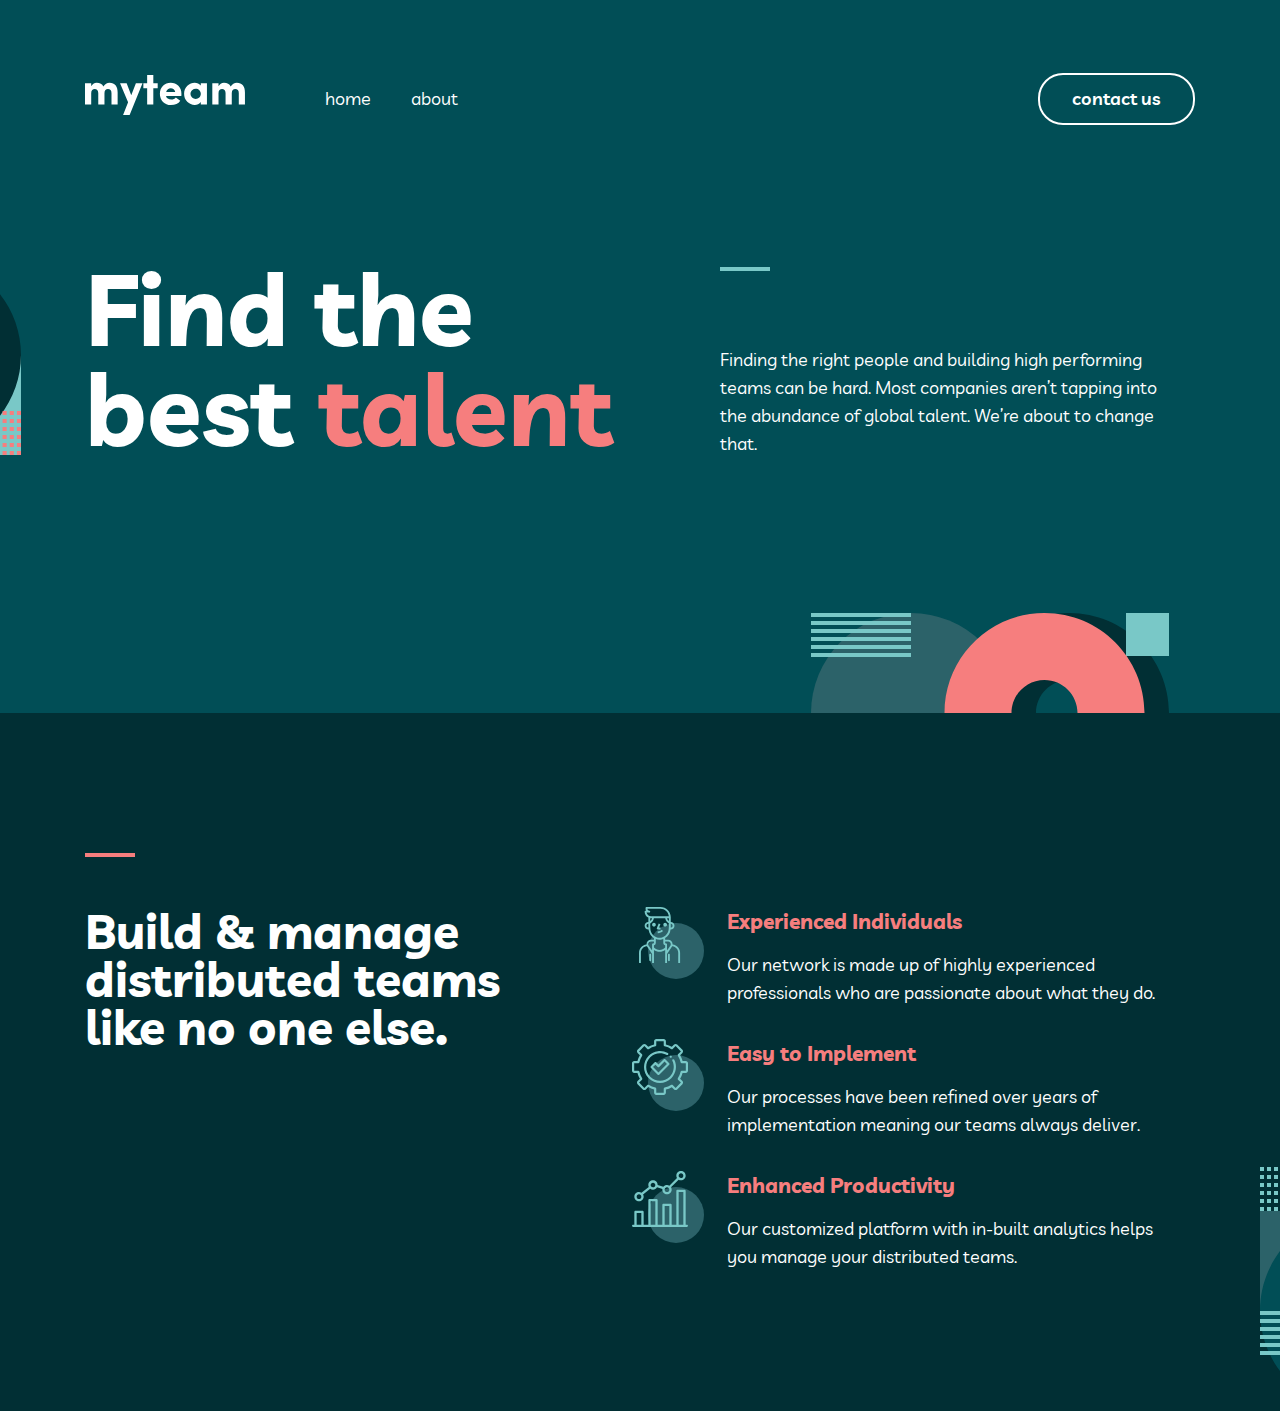
<file: index.html>
<!DOCTYPE html>
<html lang="en">
  <head>
    <meta charset="UTF-8" />
    <meta name="viewport" content="width=device-width, initial-scale=1.0" />
    <title>MyTeam</title>
    <link rel="stylesheet" href="./css/styles.min.css" />
  </head>
  <body>
    <h1 class="visually-hidden">MyTeam site</h1>
    <!-- Header -->
    
    <header class="header">
      <div class="container header__container">
        <a class="logo" href="index.html">
          <img class="logo__img" src="./img/myteam-logo.svg" alt="Logo" width="160" height="40" />
        </a>
        <nav class="nav">
          <ul class="nav__list">
            <li class="nav__item">
              <a class="nav__link" href="index.html">home</a>
            </li>
            <li class="nav__item">
              <a class="nav__link" href="about.html">about</a>
            </li>
          </ul>
        </nav>
        <a class="button button-light header__btn" href="contact.html">contact us</a>
        <button class="menu menu-js"></button>
        </div>
    </header>

    <div class="menu__modal modal-js">
      <div class="menu__content">
        <div class="container">

          <div class="menu__header">
            <button class="close"></button>
          </div>
          <ul class="menu__list">
            <li class="menu__item">
              <a href="index.html">home</a>
            </li>
            
            <li class="menu__item">
              <a href="about.html">about</a>
            </li>
          </ul>
          <a class="button button-light menu__btn" href="contact.html">contact</a>
        </div>
      </div>
    </div>
  </div>
    <!-- Main -->
    <main class="main">
      <!-- Intro -->
      <section class="intro">
        <div class="container intro__container">
          <h2 class="intro__title">
            Find the <br />
            best <span>talent</span>
          </h2>
          <p class="intro__text">
            Finding the right people and building high performing teams can be hard. Most companies aren’t tapping into
            the abundance of global talent. We’re about to change that.
          </p>
        </div>
      </section>

      <!-- Create -->
      <section class="create">
        <div class="container create__container">
          <h2 class="create__title">Build & manage distributed teams like no one else.</h2>

          <ul class="create__list">
            <li class="create__item">
              <h3 class="create__item-title">Experienced Individuals</h3>
              <p class="create__text">
                Our network is made up of highly experienced professionals who are passionate about what they do.
              </p>
            </li>

            <li class="create__item create__item-implement">
              <h3 class="create__item-title">Easy to Implement</h3>
              <p class="create__text">
                Our processes have been refined over years of implementation meaning our teams always deliver.
              </p>
            </li>

            <li class="create__item create__item-productivity">
              <h3 class="create__item-title">Enhanced Productivity</h3>
              <p class="create__text">
                Our customized platform with in-built analytics helps you manage your distributed teams.
              </p>
            </li>
          </ul>
        </div>
      </section>

      <!-- Stories -->
      <!-- <section class="stories">
        <div class="container stories__container">
          <h2 class="stories__title">
            Delivering real results for top companies. Some of our <span>success stories.</span>
          </h2>
          <ul class="stories__list">
            <li class="stories__item">
              <blockquote class="stories__quote">
                “The team perfectly fit the specialized skill set required. They focused on the most essential features
                helping us launch the platform eight months faster than planned.”
              </blockquote>

              <p class="stories__name">Kady Baker</p>
              <p class="stories__position">Product Manager at Bookmark</p>

              <img class="stories__img" src="./img/stories-glasses.jpg" alt="Girl with a glasses and she is laughing" />
            </li>

            <li class="stories__item">
              <blockquote class="stories__quote">
                “We needed to automate our entire onboarding process. The team came in and built out the whole journey.
                Since going live, user retention has gone through the roof!”
              </blockquote>

              <p class="stories__name">Aiysha Reese</p>
              <p class="stories__position">Founder of Manage</p>

              <img class="stories__img" src="./img/stories-dress.jpg" alt="Girl with a dress and she is laughing" />
            </li>

            <li class="stories__item">
              <blockquote class="stories__quote">
                “Amazing. Our team helped us build an app that delivered a new experience for hiring a physio. The
                launch was an instant success with 100k downloads in the first month.”
              </blockquote>

              <p class="stories__name">Arthur Clarke</p>
              <p class="stories__position">Co-founder of MyPhysio</p>

              <img class="stories__img" src="./img/stories-man.jpg" alt="A man in a plaid shirt" />
            </li>
          </ul>
        </div>
      </section> -->

      <!-- Get Started -->
      <!-- <section class="start">
        <div class="container start__container">
          <h2 class="start__title">Ready to get started?</h2>
          <a class="button button-dark" href="#">contact us</a>
        </div>
      </section> -->
    </main>

    <!-- Footer -->
    <!-- <footer class="footer">
      <div class="container footer__container">
        <div class="footer__wrapper">
          <a class="logo" href="index.html">
            <img class="logo__img footer__logo" src="./img/myteam-logo.svg" alt="Logo" />
          </a>
          <nav class="nav footer__nav">
            <ul class="nav__list">
              <li class="nav__item footer__item">
                <a class="nav__link" href="#">home</a>
              </li>

              <li class="nav__item footer__item">
                <a class="nav__link" href="#">about</a>
              </li>
            </ul>
          </nav>
        </div>

        <address class="address">
          <p class="address__text">987 Hillcrest Lane</p>
          <p class="address__text">Irvine, CA</p>
          <p class="address__text">California 92714</p>
          <a class="address__text" href="tel:+949-833-7432">Call Us : 949-833-7432</a>
        </address>

        <div class="social">
          <ul class="social__list">
            <li class="social__item">
              <a class="social__link" href="#">
                <svg width="24" height="24" viewBox="0 0 24 24" fill="currentColor" xmlns="http://www.w3.org/2000/svg">
                  <path
                    d="M22.675 0H1.325C0.593 0 0 0.593 0 1.325V22.676C0 23.407 0.593 24 1.325 24H12.82V14.706H9.692V11.084H12.82V8.413C12.82 5.313 14.713 3.625 17.479 3.625C18.804 3.625 19.942 3.724 20.274 3.768V7.008L18.356 7.009C16.852 7.009 16.561 7.724 16.561 8.772V11.085H20.148L19.681 14.707H16.561V24H22.677C23.407 24 24 23.407 24 22.675V1.325C24 0.593 23.407 0 22.675 0Z"
                    fill="currentColor"
                  />
                </svg>
              </a>
            </li>
            <li class="social__item">
              <a class="social__link" href="#">
                <svg width="24" height="24" viewBox="0 0 24 24" fill="currentColor" xmlns="http://www.w3.org/2000/svg">
                  <path
                    d="M12 0C5.373 0 0 5.372 0 12C0 17.084 3.163 21.426 7.627 23.174C7.522 22.225 7.427 20.769 7.669 19.733C7.887 18.796 9.076 13.768 9.076 13.768C9.076 13.768 8.717 13.049 8.717 11.986C8.717 10.318 9.684 9.072 10.888 9.072C11.911 9.072 12.406 9.841 12.406 10.762C12.406 11.791 11.751 13.33 11.412 14.757C11.129 15.951 12.011 16.926 13.189 16.926C15.322 16.926 16.961 14.677 16.961 11.431C16.961 8.558 14.897 6.549 11.949 6.549C8.535 6.549 6.531 9.11 6.531 11.756C6.531 12.787 6.928 13.894 7.424 14.494C7.522 14.613 7.536 14.718 7.507 14.839L7.174 16.199C7.121 16.419 7 16.466 6.772 16.36C5.273 15.662 4.336 13.471 4.336 11.711C4.336 7.926 7.086 4.449 12.265 4.449C16.428 4.449 19.663 7.416 19.663 11.38C19.663 15.516 17.056 18.844 13.436 18.844C12.22 18.844 11.077 18.213 10.686 17.466L9.938 20.319C9.667 21.362 8.936 22.669 8.446 23.465C9.57 23.812 10.763 24 12 24C18.627 24 24 18.627 24 12C24 5.372 18.627 0 12 0Z"
                    fill="currentColor"
                  />
                </svg>
              </a>
            </li>
            <li class="social__item">
              <a class="social__link" href="#">
                <svg width="24" height="20" viewBox="0 0 24 20" fill="currentColor" xmlns="http://www.w3.org/2000/svg">
                  <path
                    d="M24 2.55699C23.117 2.94899 22.168 3.21299 21.172 3.33199C22.189 2.72299 22.97 1.75799 23.337 0.607986C22.386 1.17199 21.332 1.58199 20.21 1.80299C19.313 0.845986 18.032 0.247986 16.616 0.247986C13.437 0.247986 11.101 3.21399 11.819 6.29299C7.728 6.08799 4.1 4.12799 1.671 1.14899C0.381 3.36199 1.002 6.25699 3.194 7.72299C2.388 7.69699 1.628 7.47599 0.965 7.10699C0.911 9.38799 2.546 11.522 4.914 11.997C4.221 12.185 3.462 12.229 2.69 12.081C3.316 14.037 5.134 15.46 7.29 15.5C5.22 17.123 2.612 17.848 0 17.54C2.179 18.937 4.768 19.752 7.548 19.752C16.69 19.752 21.855 12.031 21.543 5.10599C22.505 4.41099 23.34 3.54399 24 2.55699Z"
                    fill="currentColor"
                  />
                </svg>
              </a>
            </li>
          </ul>
          <p class="develop-time">Copyright 2020. All Rights Reserved</p>
        </div>
      </div>
    </footer> -->

    <script src="./js/script.js"></script>
  </body>
</html>
</file>
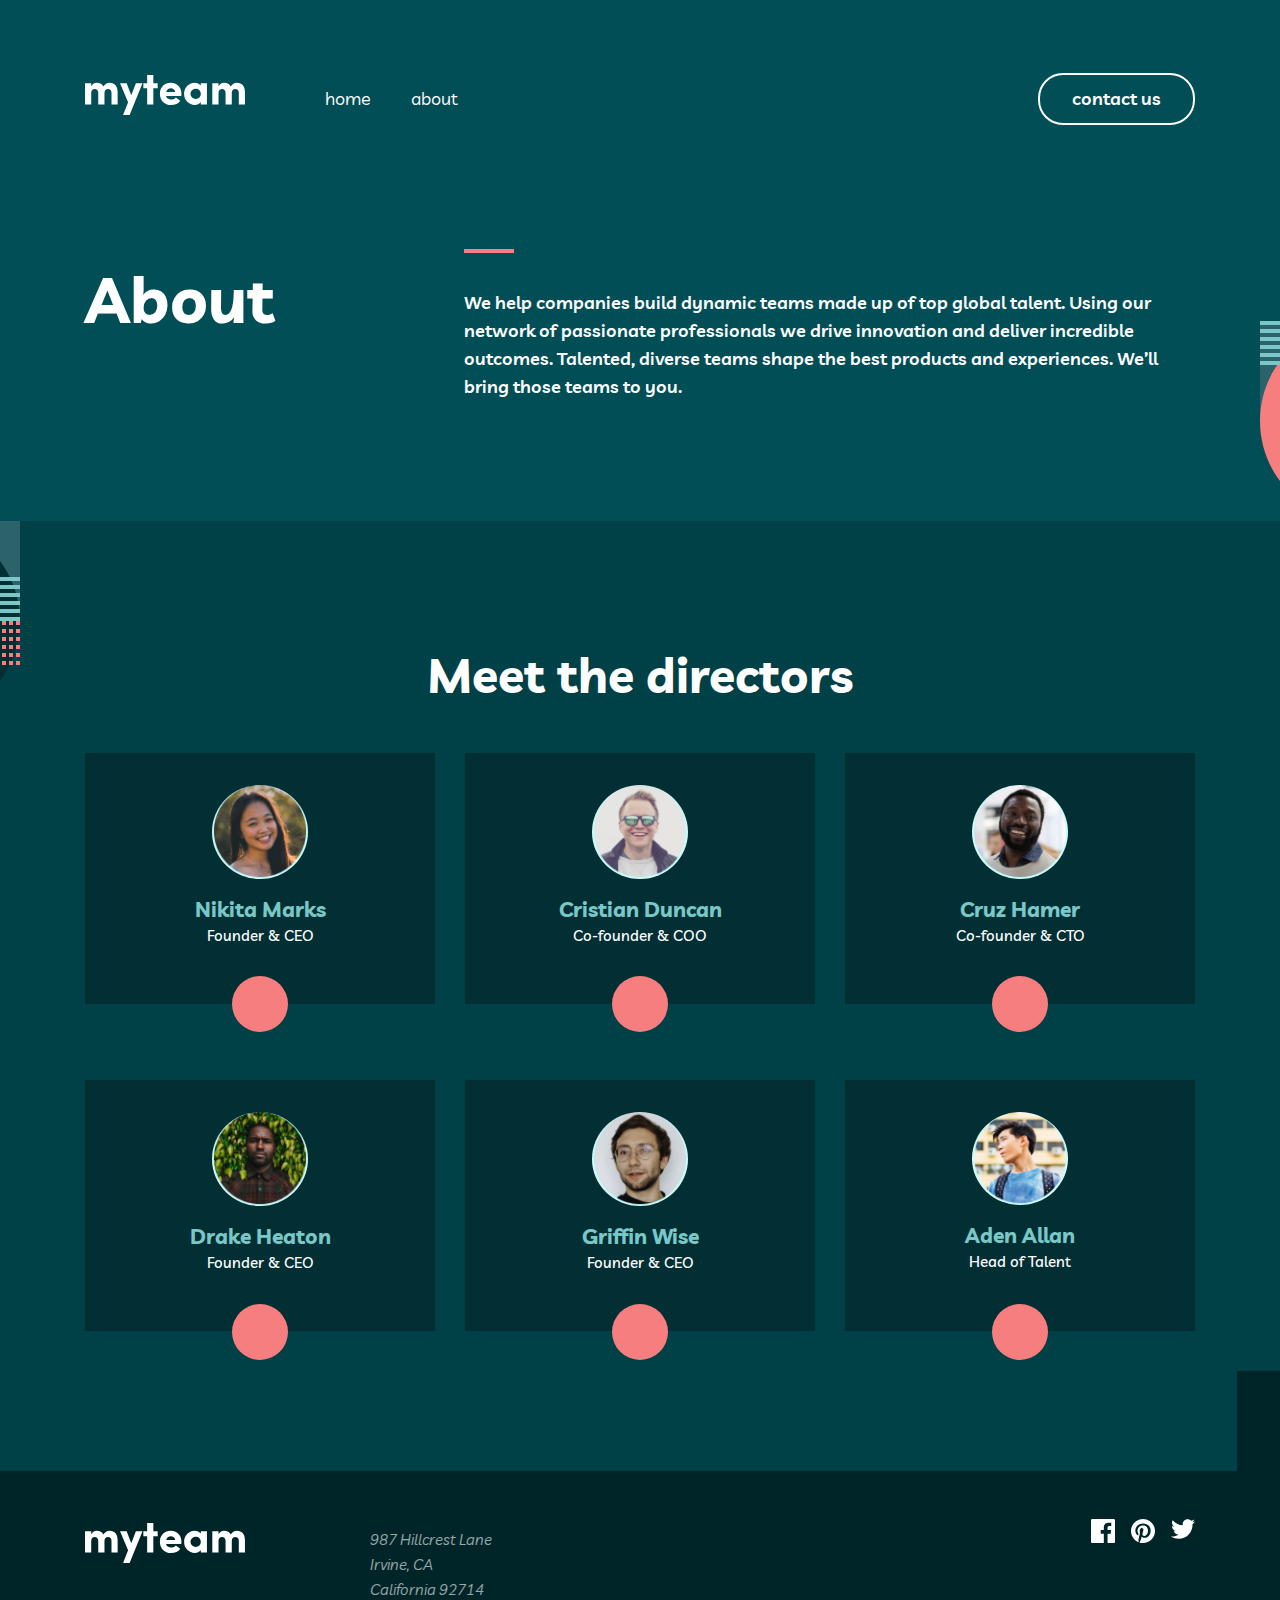
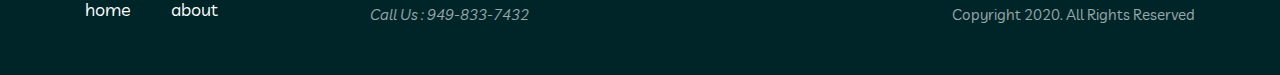
<file: about.html>
<!DOCTYPE html>
<html lang="en">
  <head>
    <meta charset="UTF-8" />
    <meta name="viewport" content="width=device-width, initial-scale=1.0" />
    <title>MyTeam</title>
    <link
      rel="stylesheet"
      href="https://cdnjs.cloudflare.com/ajax/libs/font-awesome/6.5.1/css/all.min.css"
      integrity="sha512-DTOQO9RWCH3ppGqcWaEA1BIZOC6xxalwEsw9c2QQeAIftl+Vegovlnee1c9QX4TctnWMn13TZye+giMm8e2LwA=="
      crossorigin="anonymous"
      referrerpolicy="no-referrer"
    />
    <link rel="stylesheet" href="./css/styles.min.css" />
  </head>
  <body>
    <h1 class="visually-hidden">MyTeam about page</h1>
    <!-- Header -->
    <header class="header">
      <div class="container header__container">
        <a class="logo" href="index.html">
          <img class="logo__img" src="./img/myteam-logo.svg" alt="Logo" width="160" height="40" />
        </a>
        <nav class="nav">
          <ul class="nav__list">
            <li class="nav__item">
              <a class="nav__link" href="index.html">home</a>
            </li>
            <li class="nav__item">
              <a class="nav__link" href="about.html">about</a>
            </li>
          </ul>
        </nav>
        <a class="button button-light header__btn" href="contact.html">contact us</a>
      </div>
    </header>
    <!-- Main -->
    <main class="main">
      <!-- About intro -->
      <section class="about__intro">
        <div class="container about__intro-container">
          <h2 class="about__intro-title">About</h2>
          <p class="about__intro-text">
            We help companies build dynamic teams made up of top global talent. Using our network of passionate
            professionals we drive innovation and deliver incredible outcomes. Talented, diverse teams shape the best
            products and experiences. We’ll bring those teams to you.
          </p>
        </div>
      </section>

      <!-- Directors -->
      <section class="directors">
        <div class="container directors__container">
          <h2 class="directors__title">Meet the directors</h2>
          <ul class="card__list">
            <li class="card__item">
              <img src="./img/nikita-marks.jpg" alt="Nikita Marks founder & CEO" width="96" height="96" />
              <h3 class="card__title">Nikita Marks</h3>
              <p class="card__position">Founder & CEO</p>
              <button class="plus">
                <i class="fa fa-plus" aria-hidden="true"></i>
              </button>
            </li>
            <li class="card__item">
              <img src="./img/cristian-duncan.jpg" alt="Cristian Duncan Co-founder & COO" width="96" height="96" />
              <h3 class="card__title">Cristian Duncan</h3>
              <p class="card__position">Co-founder & COO</p>
              <button class="plus">
                <i class="fa fa-plus" aria-hidden="true"></i>
              </button>
            </li>
            <li class="card__item">
              <img src="./img/cruz-hamer.jpg" alt="Cruz Hamer Co-founder & CTO" width="96" height="96" />
              <h3 class="card__title">Cruz Hamer</h3>
              <p class="card__position">Co-founder & CTO</p>
              <button class="plus">
                <i class="fa fa-plus" aria-hidden="true"></i>
              </button>
            </li>
            <li class="card__item">
              <img src="./img/drake-heaton.jpg" alt="Drake Heaton Business Development Lead" width="96" height="96" />
              <h3 class="card__title">Drake Heaton</h3>
              <p class="card__position">Founder & CEO</p>
              <button class="plus">
                <i class="fa fa-plus" aria-hidden="true"></i>
              </button>
            </li>
            <li class="card__item">
              <img src="./img/griffin-wise.jpg" alt="Griffin Wise lead marketing" width="96" height="96" />
              <h3 class="card__title">Griffin Wise</h3>
              <p class="card__position">Founder & CEO</p>
              <button class="plus">
                <i class="fa fa-plus" aria-hidden="true"></i>
              </button>
            </li>
            <li class="card__item">
              <img src="./img/aden-allan.jpg" alt="Aden Allan head of talent" width="96" height="96" />
              <h3 class="card__title">Aden Allan</h3>
              <p class="card__position">Head of Talent</p>
              <button class="plus">
                <i class="fa fa-plus" aria-hidden="true"></i>
              </button>
            </li>
          </ul>
        </div>
      </section>
    </main>
    <!-- Footer -->
    <footer class="footer">
      <div class="container footer__container">
        <div class="footer__wrapper">
          <a class="logo" href="index.html">
            <img class="logo__img footer__logo" src="./img/myteam-logo.svg" alt="Logo" />
          </a>
          <nav class="nav footer__nav">
            <ul class="nav__list">
              <li class="nav__item footer__item">
                <a class="nav__link" href="#">home</a>
              </li>

              <li class="nav__item footer__item">
                <a class="nav__link" href="#">about</a>
              </li>
            </ul>
          </nav>
        </div>

        <address class="address">
          <p class="address__text">987 Hillcrest Lane</p>
          <p class="address__text">Irvine, CA</p>
          <p class="address__text">California 92714</p>
          <a class="address__text" href="tel:+949-833-7432">Call Us : 949-833-7432</a>
        </address>

        <div class="social">
          <ul class="social__list">
            <li class="social__item">
              <a class="social__link" href="#">
                <svg width="24" height="24" viewBox="0 0 24 24" fill="currentColor" xmlns="http://www.w3.org/2000/svg">
                  <path
                    d="M22.675 0H1.325C0.593 0 0 0.593 0 1.325V22.676C0 23.407 0.593 24 1.325 24H12.82V14.706H9.692V11.084H12.82V8.413C12.82 5.313 14.713 3.625 17.479 3.625C18.804 3.625 19.942 3.724 20.274 3.768V7.008L18.356 7.009C16.852 7.009 16.561 7.724 16.561 8.772V11.085H20.148L19.681 14.707H16.561V24H22.677C23.407 24 24 23.407 24 22.675V1.325C24 0.593 23.407 0 22.675 0Z"
                    fill="currentColor"
                  />
                </svg>
              </a>
            </li>
            <li class="social__item">
              <a class="social__link" href="#">
                <svg width="24" height="24" viewBox="0 0 24 24" fill="currentColor" xmlns="http://www.w3.org/2000/svg">
                  <path
                    d="M12 0C5.373 0 0 5.372 0 12C0 17.084 3.163 21.426 7.627 23.174C7.522 22.225 7.427 20.769 7.669 19.733C7.887 18.796 9.076 13.768 9.076 13.768C9.076 13.768 8.717 13.049 8.717 11.986C8.717 10.318 9.684 9.072 10.888 9.072C11.911 9.072 12.406 9.841 12.406 10.762C12.406 11.791 11.751 13.33 11.412 14.757C11.129 15.951 12.011 16.926 13.189 16.926C15.322 16.926 16.961 14.677 16.961 11.431C16.961 8.558 14.897 6.549 11.949 6.549C8.535 6.549 6.531 9.11 6.531 11.756C6.531 12.787 6.928 13.894 7.424 14.494C7.522 14.613 7.536 14.718 7.507 14.839L7.174 16.199C7.121 16.419 7 16.466 6.772 16.36C5.273 15.662 4.336 13.471 4.336 11.711C4.336 7.926 7.086 4.449 12.265 4.449C16.428 4.449 19.663 7.416 19.663 11.38C19.663 15.516 17.056 18.844 13.436 18.844C12.22 18.844 11.077 18.213 10.686 17.466L9.938 20.319C9.667 21.362 8.936 22.669 8.446 23.465C9.57 23.812 10.763 24 12 24C18.627 24 24 18.627 24 12C24 5.372 18.627 0 12 0Z"
                    fill="currentColor"
                  />
                </svg>
              </a>
            </li>
            <li class="social__item">
              <a class="social__link" href="#">
                <svg width="24" height="20" viewBox="0 0 24 20" fill="currentColor" xmlns="http://www.w3.org/2000/svg">
                  <path
                    d="M24 2.55699C23.117 2.94899 22.168 3.21299 21.172 3.33199C22.189 2.72299 22.97 1.75799 23.337 0.607986C22.386 1.17199 21.332 1.58199 20.21 1.80299C19.313 0.845986 18.032 0.247986 16.616 0.247986C13.437 0.247986 11.101 3.21399 11.819 6.29299C7.728 6.08799 4.1 4.12799 1.671 1.14899C0.381 3.36199 1.002 6.25699 3.194 7.72299C2.388 7.69699 1.628 7.47599 0.965 7.10699C0.911 9.38799 2.546 11.522 4.914 11.997C4.221 12.185 3.462 12.229 2.69 12.081C3.316 14.037 5.134 15.46 7.29 15.5C5.22 17.123 2.612 17.848 0 17.54C2.179 18.937 4.768 19.752 7.548 19.752C16.69 19.752 21.855 12.031 21.543 5.10599C22.505 4.41099 23.34 3.54399 24 2.55699Z"
                    fill="currentColor"
                  />
                </svg>
              </a>
            </li>
          </ul>
          <p class="develop-time">Copyright 2020. All Rights Reserved</p>
        </div>
      </div>
    </footer>
  </body>
</html>
</file>
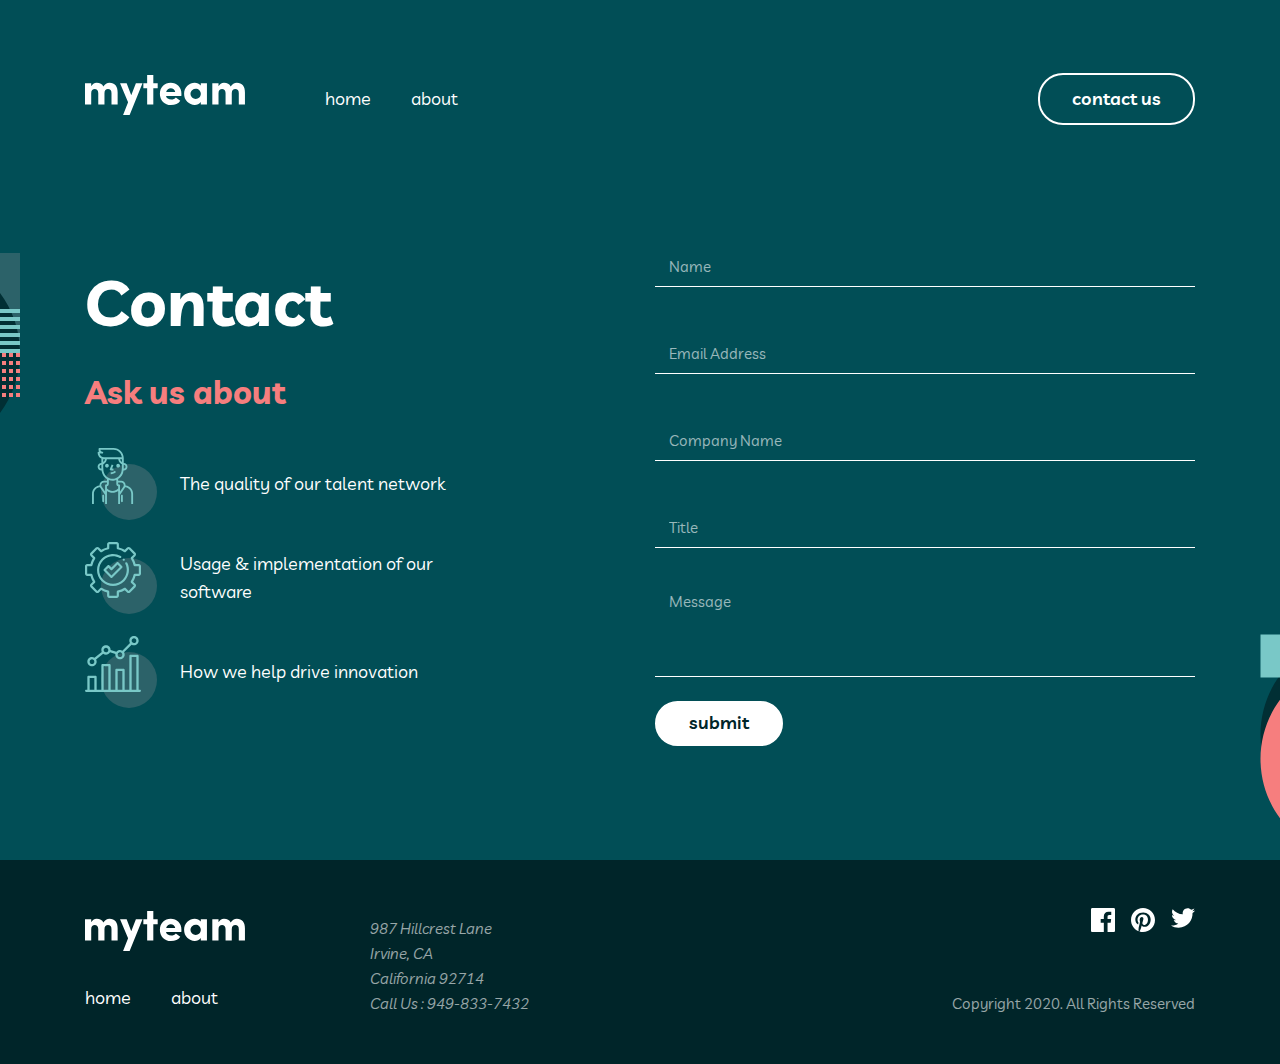
<file: contact.html>
<!DOCTYPE html>
<html lang="en">
  <head>
    <meta charset="UTF-8" />
    <meta name="viewport" content="width=device-width, initial-scale=1.0" />
    <title>MyTeam</title>
    <link
      rel="stylesheet"
      href="https://cdnjs.cloudflare.com/ajax/libs/font-awesome/6.5.1/css/all.min.css"
      integrity="sha512-DTOQO9RWCH3ppGqcWaEA1BIZOC6xxalwEsw9c2QQeAIftl+Vegovlnee1c9QX4TctnWMn13TZye+giMm8e2LwA=="
      crossorigin="anonymous"
      referrerpolicy="no-referrer"
    />
    <link rel="stylesheet" href="./css/styles.min.css" />
  </head>
  <body>
    <h1 class="visually-hidden">MyTeam about page</h1>
    <!-- Header -->
    <header class="header">
      <div class="container header__container">
        <a class="logo" href="index.html">
          <img class="logo__img" src="./img/myteam-logo.svg" alt="Logo" width="160" height="40" />
        </a>
        <nav class="nav">
          <ul class="nav__list">
            <li class="nav__item">
              <a class="nav__link" href="index.html">home</a>
            </li>
            <li class="nav__item">
              <a class="nav__link" href="about.html">about</a>
            </li>
          </ul>
        </nav>
        <a class="button button-light header__btn" href="contact.html">contact us</a>
      </div>
    </header>
    <!-- Main -->
    <main class="main">
      <section class="contact">
        <div class="container contact__container">
          <div class="contact__content">
            <h2 class="contact__title">Contact</h2>

            <h3 class="contact__list-title">Ask us about</h3>
            <ul class="contact__list">
              <li class="contact__item">
                <p class="contact__text">The quality of our talent network</p>
              </li>

              <li class="contact__item">
                <p class="contact__text implement">Usage & implementation of our software</p>
              </li>

              <li class="contact__item">
                <p class="contact__text productivity">How we help drive innovation</p>
              </li>
            </ul>
          </div>

          <form class="form">
            <input id="name" class="form__input" type="text" placeholder="Name" required />
            <p class="error">This field is required</p>
            <input id="email" class="form__input" type="email" placeholder="Email Address" required />
            <p class="error">This field is required</p>
            <input id="company" class="form__input" type="text" placeholder="Company Name" required />
            <p class="error">This field is required</p>
            <input id="title" class="form__input" type="text" placeholder="Title" required />
            <p class="error">This field is required</p>
            <textarea
              id="message"
              class="form__message"
              name="Message"
              id="message"
              cols="30"
              rows="10"
              placeholder="Message"
            ></textarea>
            <button class="button button-white" type="submit">submit</button>
          </form>
        </div>
      </section>
    </main>

    <!-- Footer -->
    <footer class="footer">
      <div class="container footer__container">
        <div class="footer__wrapper">
          <a class="logo" href="index.html">
            <img class="logo__img footer__logo" src="./img/myteam-logo.svg" alt="Logo" />
          </a>
          <nav class="nav footer__nav">
            <ul class="nav__list">
              <li class="nav__item footer__item">
                <a class="nav__link" href="#">home</a>
              </li>

              <li class="nav__item footer__item">
                <a class="nav__link" href="#">about</a>
              </li>
            </ul>
          </nav>
        </div>

        <address class="address">
          <p class="address__text">987 Hillcrest Lane</p>
          <p class="address__text">Irvine, CA</p>
          <p class="address__text">California 92714</p>
          <a class="address__text" href="tel:+949-833-7432">Call Us : 949-833-7432</a>
        </address>

        <div class="social">
          <ul class="social__list">
            <li class="social__item">
              <a class="social__link" href="#">
                <svg width="24" height="24" viewBox="0 0 24 24" fill="currentColor" xmlns="http://www.w3.org/2000/svg">
                  <path
                    d="M22.675 0H1.325C0.593 0 0 0.593 0 1.325V22.676C0 23.407 0.593 24 1.325 24H12.82V14.706H9.692V11.084H12.82V8.413C12.82 5.313 14.713 3.625 17.479 3.625C18.804 3.625 19.942 3.724 20.274 3.768V7.008L18.356 7.009C16.852 7.009 16.561 7.724 16.561 8.772V11.085H20.148L19.681 14.707H16.561V24H22.677C23.407 24 24 23.407 24 22.675V1.325C24 0.593 23.407 0 22.675 0Z"
                    fill="currentColor"
                  />
                </svg>
              </a>
            </li>
            <li class="social__item">
              <a class="social__link" href="#">
                <svg width="24" height="24" viewBox="0 0 24 24" fill="currentColor" xmlns="http://www.w3.org/2000/svg">
                  <path
                    d="M12 0C5.373 0 0 5.372 0 12C0 17.084 3.163 21.426 7.627 23.174C7.522 22.225 7.427 20.769 7.669 19.733C7.887 18.796 9.076 13.768 9.076 13.768C9.076 13.768 8.717 13.049 8.717 11.986C8.717 10.318 9.684 9.072 10.888 9.072C11.911 9.072 12.406 9.841 12.406 10.762C12.406 11.791 11.751 13.33 11.412 14.757C11.129 15.951 12.011 16.926 13.189 16.926C15.322 16.926 16.961 14.677 16.961 11.431C16.961 8.558 14.897 6.549 11.949 6.549C8.535 6.549 6.531 9.11 6.531 11.756C6.531 12.787 6.928 13.894 7.424 14.494C7.522 14.613 7.536 14.718 7.507 14.839L7.174 16.199C7.121 16.419 7 16.466 6.772 16.36C5.273 15.662 4.336 13.471 4.336 11.711C4.336 7.926 7.086 4.449 12.265 4.449C16.428 4.449 19.663 7.416 19.663 11.38C19.663 15.516 17.056 18.844 13.436 18.844C12.22 18.844 11.077 18.213 10.686 17.466L9.938 20.319C9.667 21.362 8.936 22.669 8.446 23.465C9.57 23.812 10.763 24 12 24C18.627 24 24 18.627 24 12C24 5.372 18.627 0 12 0Z"
                    fill="currentColor"
                  />
                </svg>
              </a>
            </li>
            <li class="social__item">
              <a class="social__link" href="#">
                <svg width="24" height="20" viewBox="0 0 24 20" fill="currentColor" xmlns="http://www.w3.org/2000/svg">
                  <path
                    d="M24 2.55699C23.117 2.94899 22.168 3.21299 21.172 3.33199C22.189 2.72299 22.97 1.75799 23.337 0.607986C22.386 1.17199 21.332 1.58199 20.21 1.80299C19.313 0.845986 18.032 0.247986 16.616 0.247986C13.437 0.247986 11.101 3.21399 11.819 6.29299C7.728 6.08799 4.1 4.12799 1.671 1.14899C0.381 3.36199 1.002 6.25699 3.194 7.72299C2.388 7.69699 1.628 7.47599 0.965 7.10699C0.911 9.38799 2.546 11.522 4.914 11.997C4.221 12.185 3.462 12.229 2.69 12.081C3.316 14.037 5.134 15.46 7.29 15.5C5.22 17.123 2.612 17.848 0 17.54C2.179 18.937 4.768 19.752 7.548 19.752C16.69 19.752 21.855 12.031 21.543 5.10599C22.505 4.41099 23.34 3.54399 24 2.55699Z"
                    fill="currentColor"
                  />
                </svg>
              </a>
            </li>
          </ul>
          <p class="develop-time">Copyright 2020. All Rights Reserved</p>
        </div>
      </div>
    </footer>
  </body>
</html>
</file>
<file: css/styles.min.css>
/*! normalize.css v8.0.1 | MIT License | github.com/necolas/normalize.css */@import"https://fonts.googleapis.com/css2?family=Livvic:ital,wght@0,500;0,600;0,700;1,500&display=swap";html{line-height:1.15;-webkit-text-size-adjust:100%}body{margin:0}main{display:block}h1{font-size:2em;margin:.67em 0}hr{box-sizing:content-box;height:0;overflow:visible}pre{font-family:monospace,monospace;font-size:1em}a{background-color:rgba(0,0,0,0)}abbr[title]{border-bottom:none;text-decoration:underline;-webkit-text-decoration:underline dotted;text-decoration:underline dotted}b,strong{font-weight:bolder}code,kbd,samp{font-family:monospace,monospace;font-size:1em}small{font-size:80%}sub,sup{font-size:75%;line-height:0;position:relative;vertical-align:baseline}sub{bottom:-0.25em}sup{top:-0.5em}img{border-style:none}button,input,optgroup,select,textarea{font-family:inherit;font-size:100%;line-height:1.15;margin:0}button,input{overflow:visible}button,select{text-transform:none}button,[type=button],[type=reset],[type=submit]{-webkit-appearance:button}button::-moz-focus-inner,[type=button]::-moz-focus-inner,[type=reset]::-moz-focus-inner,[type=submit]::-moz-focus-inner{border-style:none;padding:0}button:-moz-focusring,[type=button]:-moz-focusring,[type=reset]:-moz-focusring,[type=submit]:-moz-focusring{outline:1px dotted ButtonText}fieldset{padding:.35em .75em .625em}legend{box-sizing:border-box;color:inherit;display:table;max-width:100%;padding:0;white-space:normal}progress{vertical-align:baseline}textarea{overflow:auto}[type=checkbox],[type=radio]{box-sizing:border-box;padding:0}[type=number]::-webkit-inner-spin-button,[type=number]::-webkit-outer-spin-button{height:auto}[type=search]{-webkit-appearance:textfield;outline-offset:-2px}[type=search]::-webkit-search-decoration{-webkit-appearance:none}::-webkit-file-upload-button{-webkit-appearance:button;font:inherit}details{display:block}summary{display:list-item}template{display:none}[hidden]{display:none}::-moz-selection{background-color:#fff;color:#014e56}::selection{background-color:#fff;color:#014e56}html{height:100%;box-sizing:border-box;scroll-behavior:smooth}*,*::before,*::after{box-sizing:inherit;padding:0;margin:0}body{display:flex;flex-direction:column;height:100%;font-family:"Livvic","Arial",sans-serif;font-size:18px;line-height:28px;background-color:#014e56;color:#fff}img{max-width:100%;height:auto}::-webkit-input-placeholder,::-moz-placeholder,:-ms-input-placeholder,:-moz-placeholder{color:rgba(52,49,61,.5);opacity:1}a{text-decoration:none}.main{flex-grow:1}.visually-hidden{position:absolute;width:1px;height:1px;margin:-1px;border:0;padding:0;clip:rect(0 0 0 0);overflow:hidden}.container{width:100%;max-width:1210px;padding-left:50px;padding-right:50px;margin-left:auto;margin-right:auto}.button{color:#fff;padding:10px 32px;font-weight:600;border-radius:25px;border:2px solid #fff;font-size:18px;transition:all .3s ease}.button-light:hover{background-color:#fff;color:#014e56}.button-light:active{color:#fff;background-color:rgba(0,0,0,0);opacity:.25}.button-dark{border-color:#012f34;color:#012f34}.button-dark:hover{background-color:#012f34;color:#fff}.button-dark:active{opacity:.25}.header__btn{margin-left:auto}.button-white{background-color:#fff;color:#002529}.button-white:hover{background-color:#79c8c7;border:2px solid #79c8c7;cursor:pointer}.button-white:active{opacity:.25}.header{padding-top:73px}.header .header__container{display:flex;align-items:center}.logo{flex-shrink:1;margin-right:40px}.nav__list{list-style-type:none;display:flex}.nav__list .nav__item{margin-left:40px}.nav__list .nav__item .nav__link{color:#fff;font-size:18px;transition:all .3s ease}.nav__list .nav__item .nav__link:hover{color:#f67e7e}.menu{display:none;width:30px;height:30px;margin-left:auto;background-image:url("../img/menu-img.svg");background-color:rgba(0,0,0,0);background-position:center;background-repeat:no-repeat;border:none}.menu__modal{display:none;position:fixed;width:100vw;height:100vh;background-color:rgba(0,0,0,.5);z-index:20}.menu__content{position:absolute;right:0;top:0;width:255px;height:100vh;background-color:#2c6269;background-image:url("../img/about-intro-bg.svg");background-repeat:no-repeat;background-position:right calc(50% - 77px) bottom;z-index:30}.menu__content .menu__header{width:100%;display:flex;justify-content:end;padding-top:56px}.menu__content .menu__list{list-style-type:none;margin-left:28px;margin-top:39px;margin-bottom:12px}.menu__content .menu__item{margin-bottom:24px}.menu__content .menu__item>a{color:#fff}.menu__content .menu__btn{margin-left:28px;display:inline-block}.close{width:30px;height:30px;border:none;background-image:url("../img/close.svg");background-repeat:no-repeat;background-position:center;background-color:rgba(0,0,0,0);margin-left:auto}.menu__item{margin-bottom:24px}.menu__item>a{color:#fff}@media only screen and (max-width: 768px){.header .logo{width:128px;height:32px;margin-right:8px}}@media only screen and (max-width: 600px){.nav{display:none}.header__btn{display:none}.menu{display:block;width:30px;height:30px;margin-left:auto;background-image:url("../img/menu-img.svg");background-color:rgba(0,0,0,0);background-position:center;background-repeat:no-repeat;border:none}}@media only screen and (max-width: 425px){.container{padding:0 24px}.header{padding-top:48px}.header .logo{flex-shrink:0}.header .nav{display:none}.header__btn{display:none}.header .menu{display:block;width:30px;height:30px;margin-left:auto;background-image:url("../img/menu-img.svg");background-color:rgba(0,0,0,0);background-position:center;background-repeat:no-repeat;border:none}}@media only screen and (max-width: 375px){.container{padding:0 24px}.header{padding-top:48px}.header .logo{flex-shrink:0}.header .nav{display:none}.header__btn{display:none}.header .menu{display:block;width:30px;height:30px;margin-left:auto;background-image:url("../img/menu-img.svg");background-color:rgba(0,0,0,0);background-position:center;background-repeat:no-repeat;border:none}}.intro{padding:133px 0 255px 0;background-image:url("../img/intro-left-bg.svg"),url("../img/intro-right-bg.svg");background-position:left calc(50% - 670px) top 130px,right calc(50% - 350px) bottom;background-repeat:no-repeat}.intro__container{display:flex;align-items:end}.intro__title{width:635px;font-size:100px;font-weight:700;line-height:100px}.intro__title>span{color:#f67e7e}.intro__text{position:relative;width:445px;font-size:18px;margin-right:30px;padding-top:79px}.intro__text::before{position:absolute;top:0;content:"";width:50px;height:4px;background-color:#79c8c7}@media only screen and (max-width: 900px){.intro{background-image:url("../img/intro-right-bg.svg");background-position:center bottom calc(50% - 280px)}.intro__container{flex-direction:column;align-items:center;text-align:center}.intro__title{font-size:84px;line-height:84px;margin-bottom:24px}.intro__text{width:457px;font-size:16px;font-weight:500;line-height:28px;text-align:center;padding:0;margin-right:0}.intro__text::before{display:none}}@media only screen and (max-width: 980px){.intro{background-image:url("../img/intro-right-bg.svg");background-position:center bottom}.intro__container{flex-direction:column;align-items:center;text-align:center}.intro__title{font-size:84px;line-height:76px;margin-bottom:24px}.intro__text{width:457px;font-size:18px;font-weight:600;line-height:28px;text-align:center;padding:0;margin-right:0}.intro__text::before{display:none}}@media only screen and (max-width: 768px){.intro{background-image:url("../img/intro-right-bg.svg");background-position:center bottom}.intro__container{flex-direction:column;align-items:center;text-align:center}.intro__title{font-size:64px;line-height:56px;margin-bottom:24px}.intro__text{width:457px;font-size:15px;font-weight:600;line-height:28px;text-align:center;padding:0;margin-right:0}.intro__text::before{display:none}}@media only screen and (max-width: 490px){.intro{background-image:url("../img/intro-right-bg.svg");background-position:center bottom}.intro__container{flex-direction:column;align-items:center;text-align:center}.intro__title{width:auto;font-size:40px;line-height:56px;margin-bottom:24px}.intro__text{width:327px;font-size:15px;font-weight:600;line-height:28px;text-align:center;padding:0;margin-right:0}.intro__text::before{display:none}}@media only screen and (max-width: 425px){.intro{background-image:url("../img/intro-right-bg.svg");background-position:center bottom}.intro__container{flex-direction:column;align-items:center;text-align:center}.intro__title{width:auto;font-size:40px;line-height:56px;margin-bottom:24px}.intro__text{width:327px;font-size:15px;font-weight:600;line-height:28px;text-align:center;padding:0;margin-right:0}.intro__text::before{display:none}}@media only screen and (max-width: 375px){.intro{background-image:url("../img/intro-right-bg.svg");background-position:center bottom}.intro__container{flex-direction:column;align-items:center;text-align:center}.intro__title{width:auto;font-size:40px;line-height:56px;margin-bottom:24px}.intro__text{width:327px;font-size:15px;font-weight:600;line-height:28px;text-align:center;padding:0;margin-right:0}.intro__text::before{display:none}}.create{padding:140px 0;background-color:#012f34;background-image:url("../img/create-bg.svg");background-repeat:no-repeat;background-position:right calc(50% - 670px) bottom}.create .create__container{display:flex}.create__title{position:relative;width:445px;padding-top:54px;font-size:48px;line-height:48px;font-weight:700}.create__title::before{position:absolute;top:0;width:50px;height:4px;background-color:#f67e7e;content:""}.create__list{display:flex;flex-direction:column;list-style-type:none;margin-top:22px;margin-left:197px}.create__item{position:relative;margin-top:32px}.create__item::before{position:absolute;right:calc(100% + 23px);width:72px;height:72px;background-image:url("../img/individual-icon.svg");background-size:contain;content:""}.create__item-implement::before{position:absolute;right:calc(100% + 23px);width:72px;height:72px;background-image:url("../img/implement.svg");background-size:contain;content:""}.create__item-productivity::before{position:absolute;right:calc(100% + 23px);width:72px;height:72px;background-image:url("../img/productivity.svg");background-size:contain;content:""}.create__item-title{font-weight:700;color:#f67e7e;margin-bottom:16px}.create__text{width:445px}@media only screen and (max-width: 980px){.create{background-position:right top}.create__container{max-width:789px;flex-direction:column;align-items:center}.create__container .create__list{margin:0;margin-left:180px}.create__container .create__title{font-size:42px;line-height:42px;margin-bottom:64px}.create__container .create__item-title{font-size:18px}.create__container .create__text{font-size:15px;line-height:25px}}@media only screen and (max-width: 768px){.create{background-position:right calc(50% - 335px) top}.create__container{max-width:789px;flex-direction:column;align-items:center}.create__container .create__list{margin:0;margin-left:180px}.create__container .create__title{font-size:32px;line-height:32px;margin-bottom:64px}.create__container .create__item-title{font-size:18px}.create__container .create__text{font-size:15px;line-height:25px}}@media only screen and (max-width: 425px){.create{padding-top:100px;background-position:right top}.create__container{flex-direction:column;align-items:start}.create__container .create__title{width:240px;font-size:32px;line-height:32px;margin-bottom:64px}.create__container .create__list{display:flex;flex-direction:column;align-items:center;justify-content:center;width:100%;margin:0}.create__container .create__list .create__item{position:relative;margin-bottom:48px}.create__container .create__list .create__item::before{position:absolute;bottom:100%;left:40%}.create__container .create__list .create__item .create__item-title{font-size:18px;text-align:center}.create__container .create__list .create__item .create__text{width:327px;text-align:center;font-size:15px;line-height:25px}}@media only screen and (max-width: 490px){.create{padding-top:100px;background-position:right top}.create__container{flex-direction:column;align-items:start}.create__container .create__title{width:240px;font-size:32px;line-height:32px;margin-bottom:64px}.create__container .create__list{display:flex;flex-direction:column;align-items:center;justify-content:center;width:100%;margin:0}.create__container .create__list .create__item{position:relative;margin-bottom:48px}.create__container .create__list .create__item::before{position:absolute;bottom:100%;left:40%}.create__container .create__list .create__item .create__item-title{font-size:18px;text-align:center}.create__container .create__list .create__item .create__text{width:327px;text-align:center;font-size:15px;line-height:25px}}.stories{padding:140px 0;background-color:#004047;background-image:url("../img/stories-bg-top.svg"),url("../img/stories-bg-bottom.svg");background-repeat:no-repeat;background-position:left calc(50% - 670px) top,right calc(50% - 620px) bottom}.stories .stories__container{display:flex;flex-direction:column;align-items:center;justify-content:center}.stories__title{width:932px;text-align:center;font-size:48px;font-weight:700;line-height:48px;margin-bottom:92px}.stories__title .stories__title span{color:#79c8c7}.stories__list{display:flex;align-items:center;justify-content:space-between;list-style-type:none}.stories__list .stories__item{position:relative;display:flex;flex-direction:column;align-items:center;justify-content:center;z-index:10}.stories__list .stories__item .stories__item:not(:last-child){margin-right:30px}.stories__list .stories__item .stories__item::before{position:absolute;top:-36px;background-image:url("../img/quote-img.svg");background-repeat:no-repeat;background-size:contain;width:67px;height:57px;z-index:-1;content:""}.stories__quote{width:350px;text-align:center;line-height:25px;margin-bottom:24px}.stories__name{font-weight:700;font-size:18px;text-align:center;color:#79c8c7}.stories__position{font-size:13px;font-weight:500;font-style:italic;margin-bottom:32px}.stories__img{width:62px;height:62px;border-radius:50%}.start{padding:76px 0;background-color:#f67e7e;background-image:url("../img/start-bg.svg");background-repeat:no-repeat;background-position:left calc(50% - 620px) bottom}.start .start__container{display:flex;align-items:center;justify-content:space-between;padding:0 100px}.start .start__title{font-size:48px;line-height:48px;color:#012f34}.footer{padding:48px 0;background-color:#002529}.footer .footer__container{display:flex}.footer .footer__wrapper{display:flex;flex-direction:column;justify-content:center}.footer__nav{margin-top:25px}.footer__nav .footer__item{margin-right:40px;margin-left:0}.address{display:flex;flex-direction:column;justify-content:end;margin-left:85px}.address .address__text{color:#fff;font-size:15px;line-height:25px;opacity:.6}.social{margin-left:auto}.social .social__list{display:flex;justify-content:end;list-style-type:none;margin-bottom:51px}.social .social__item:not(:first-child){margin-left:16px}.social .social__link{color:#fff;transition:all .3s ease}.social .social__link:hover{color:#f67e7e}.develop-time{opacity:.6;line-height:25px;font-size:15px}.about__intro{padding:124px 0 120px 0;background-image:url("../img/about-intro-bg.svg");background-repeat:no-repeat;background-position:right calc(50% - 670px) bottom}.about__intro .about__intro-container{display:flex;align-items:top}.about__intro .about__intro-container .about__intro-title{font-size:64px;line-height:100px;margin-right:190px;font-weight:700}.about__intro-text{position:relative;padding-top:40px;font-weight:600;z-index:1}.about__intro-text::before{position:absolute;top:0;content:"";width:50px;height:4px;background-color:#f67e7e}.directors{padding:140px 0;background-color:#004047;background-image:url("../img/directors-right-bg.svg"),url("../img/directors-left-bg.svg");background-repeat:no-repeat;background-position:right calc(50% - 670px) bottom,left calc(50% - 670px) top}.directors .directors__container{display:flex;flex-direction:column;justify-content:center;align-items:center}.directors .directors__title{font-size:48px;margin-bottom:64px;font-weight:700}.card__list{display:flex;flex-wrap:wrap;list-style-type:none}.card__item{position:relative;display:flex;flex-direction:column;align-items:center;width:350px;padding:32px 0 56px 0;background-color:#012f34}.card__item:not(:nth-child(3n)){margin-right:30px}.card__item:nth-child(-n+3){margin-bottom:76px}.card__item>img{border-radius:50%;margin-bottom:16px}.card__item .card__title{font-weight:700;color:#79c8c7}.card__item .card__position{font-size:15px;font-weight:500;line-height:25px}.plus{position:absolute;top:89%;width:56px;height:56px;background-color:#f67e7e;border-radius:50%;border:none;transition:all .3s ease}.plus:hover{background-color:#79c8c7;cursor:pointer}.clients{padding:140px 0;background-color:#012f34;background-image:url("../img/clients-bg.svg");background-repeat:no-repeat;background-position:left calc(50% - 620px) top}.clients .client__container{display:flex;flex-direction:column;justify-content:center;align-items:center}.clients .clients__title{font-size:48px;font-weight:700;line-height:48px;margin-bottom:70px}.clients .clients__list{width:100%;display:flex;justify-content:space-between;align-items:center;list-style-type:none}.contact{padding:120px 0 114px 0;background-image:url("../img/contact-left-bg.svg"),url("../img/contact-right-bg.svg");background-repeat:no-repeat;background-position:left calc(50% - 670px) top 128px,right calc(50% - 670px) bottom}.contact__container{display:flex;align-items:center}.contact__content{padding-right:190px}.contact__title{font-size:64px;font-weight:700;line-height:100px;margin-bottom:16px}.contact__list-title{color:#f67e7e;font-size:32px;font-weight:700;line-height:48px;margin-bottom:54px}.contact__list{list-style-type:none}.contact__item{display:flex;align-items:center}.contact__text{position:relative;display:flex;align-items:center;margin-left:95px;margin-bottom:52px}.contact__text::before{position:absolute;right:calc(100% + 23px);width:72px;height:72px;background-image:url("../img/individual-icon.svg");background-size:contain;content:""}.contact__text.implement::before{position:absolute;right:calc(100% + 23px);width:72px;height:72px;background-image:url("../img/implement.svg");background-size:contain;content:""}.contact__text.productivity::before{position:absolute;right:calc(100% + 23px);width:72px;height:72px;background-image:url("../img/productivity.svg");background-size:contain;content:""}.form{display:flex;flex-direction:column;align-items:start;justify-content:start}.form .form__input{width:540px;height:42px;margin-bottom:8px;text-indent:14px;color:#fff;border:none;border-bottom:1px solid #fff;background-color:rgba(0,0,0,0);transition:all .3s ease}.form .form__input:focus{outline:none}.form .form__input::-moz-placeholder{font-size:15px;color:#fff;opacity:.6;text-transform:capitalize}.form .form__input::placeholder{font-size:15px;color:#fff;opacity:.6;text-transform:capitalize}.form .form__input:hover{border-color:#79c8c7;cursor:pointer}.form .form__message{width:540px;height:84px;margin-bottom:24px;text-indent:14px;color:#fff;border:none;border-bottom:1px solid #fff;background-color:rgba(0,0,0,0);resize:none;transition:all .3s ease}.form .form__message::-moz-placeholder{color:#fff;opacity:.6;font-size:15px}.form .form__message::placeholder{color:#fff;opacity:.6;font-size:15px}.form .form__message:focus{outline:none}.form .form__message:hover{cursor:pointer;border-color:#79c8c7}.form .error{font-size:10px;line-height:normal;font-style:italic;margin-bottom:24px;color:#f67e7e;opacity:0}/*# sourceMappingURL=styles.min.css.map */
</file>
